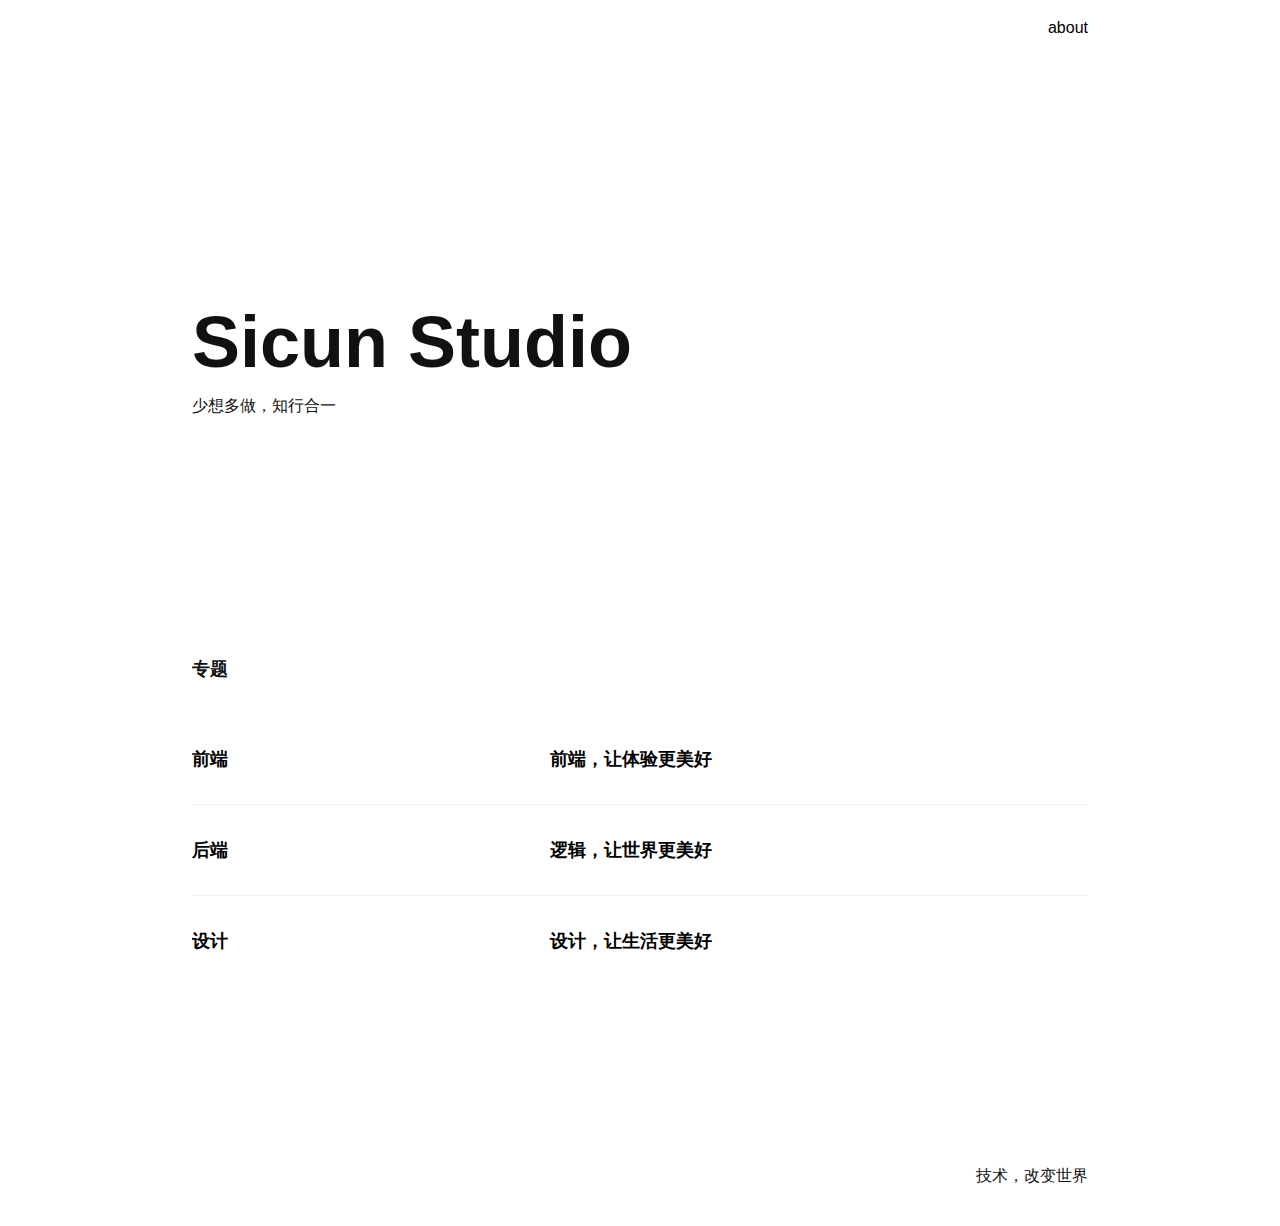
<file: index.html>
<!DOCTYPE html>
<html>
    <head>
        <meta charset="utf8">
        <title>思存知识库</title>
        <meta name="viewport" content="width=device-width, initial-scale=1.0">
        <link rel="stylesheet" href="./css/reset.css">
        <link rel="stylesheet" href="./css/index.css">
    </head>
<body>
    <header>
      <ul>
        <li class="animate"><a href="#">about</a></li>
      </ul>
    </header>
    <article>
        <section>
            <h1 class="animate">Sicun Studio </h1>
            <p class="animate">少想多做，知行合一</p> 
        </section>
        <section class="content animate">
            <h3>专题</h3>
            <ul>
                <a href="./fe.html"><li><span>前端</span><p>前端，让体验更美好</p></li></a>
                <a href="./rd.html"><li><span>后端</span><p>逻辑，让世界更美好</p></li></a>
                <a href="./ui.html"><li><span>设计</span><p>设计，让生活更美好</p></li> </a>
            </ul>
        </section>
    </article>
    <footer>
        <p>技术，改变世界</p>
    </footer>
    <script>
      (function(i,s,o,g,r,a,m){i['GoogleAnalyticsObject']=r;i[r]=i[r]||function(){
      (i[r].q=i[r].q||[]).push(arguments)},i[r].l=1*new Date();a=s.createElement(o),
      m=s.getElementsByTagName(o)[0];a.async=1;a.src=g;m.parentNode.insertBefore(a,m)
      })(window,document,'script','//www.google-analytics.com/analytics.js','ga');

      ga('create', 'UA-65548205-1', 'auto');
      ga('send', 'pageview');

    </script>
</body>
</html>
</file>
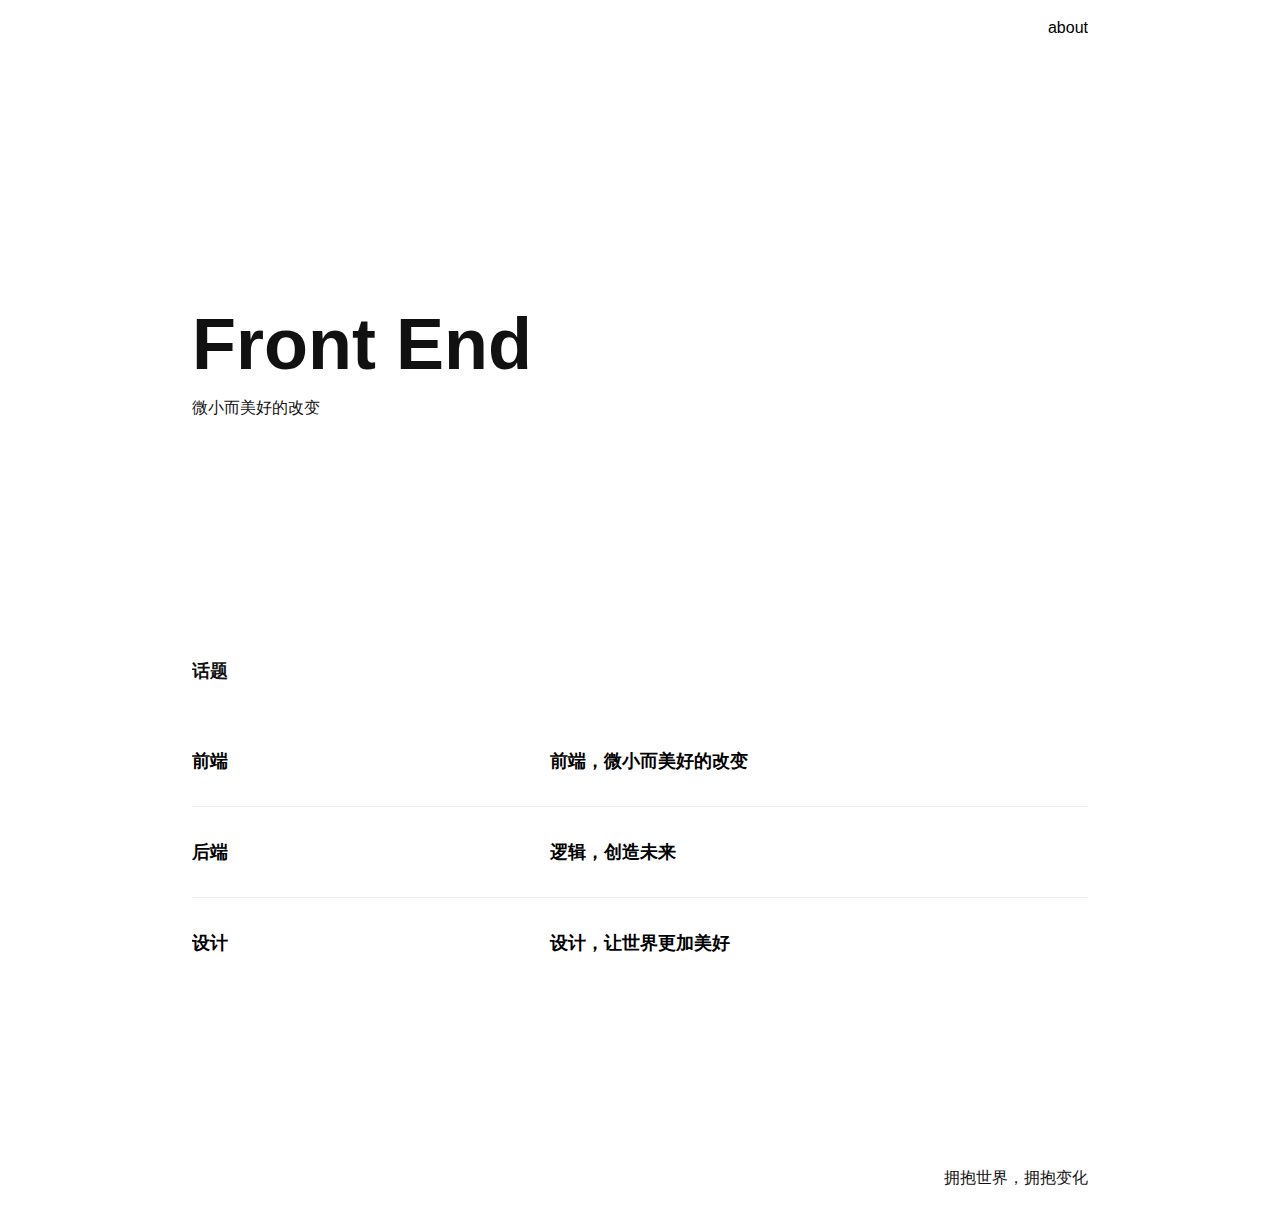
<file: fe/index.html>
<!DOCTYPE html>
<html>
    <head>
        <meta charset="utf8">
        <title>思存知识库-fe</title>
        <meta name="viewport" content="width=device-width, initial-scale=1.0">
        <link rel="stylesheet" href="../css/reset.css">
        <link rel="stylesheet" href="../css/common.css">
    </head>
<body>
    <header>
      <ul>
        <li class="animate"><a href="#">about</a></li>
      </ul>
    </header>
    <article>
        <section>
            <h1 class="animate">Front End</h1>
            <p class="animate">微小而美好的改变</p> 
        </section>
        <section class="content animate">
            <h3>话题</h3>
            <ul>
                <a href="./fe"><li><span>前端</span><p>前端，微小而美好的改变</p></li></a>
                <a href="./rd"><li><span>后端</span><p>逻辑，创造未来</p></li></a>
                <a href="./ui"><li><span>设计</span><p>设计，让世界更加美好</p></li> </a>
            </ul>
        </section>
    </article>
    <footer>
        <p>拥抱世界，拥抱变化</p>
    </footer>
    <script>
      (function(i,s,o,g,r,a,m){i['GoogleAnalyticsObject']=r;i[r]=i[r]||function(){
      (i[r].q=i[r].q||[]).push(arguments)},i[r].l=1*new Date();a=s.createElement(o),
      m=s.getElementsByTagName(o)[0];a.async=1;a.src=g;m.parentNode.insertBefore(a,m)
      })(window,document,'script','//www.google-analytics.com/analytics.js','ga');

      ga('create', 'UA-65548205-1', 'auto');
      ga('send', 'pageview');

    </script>
</body>
</html>
</file>
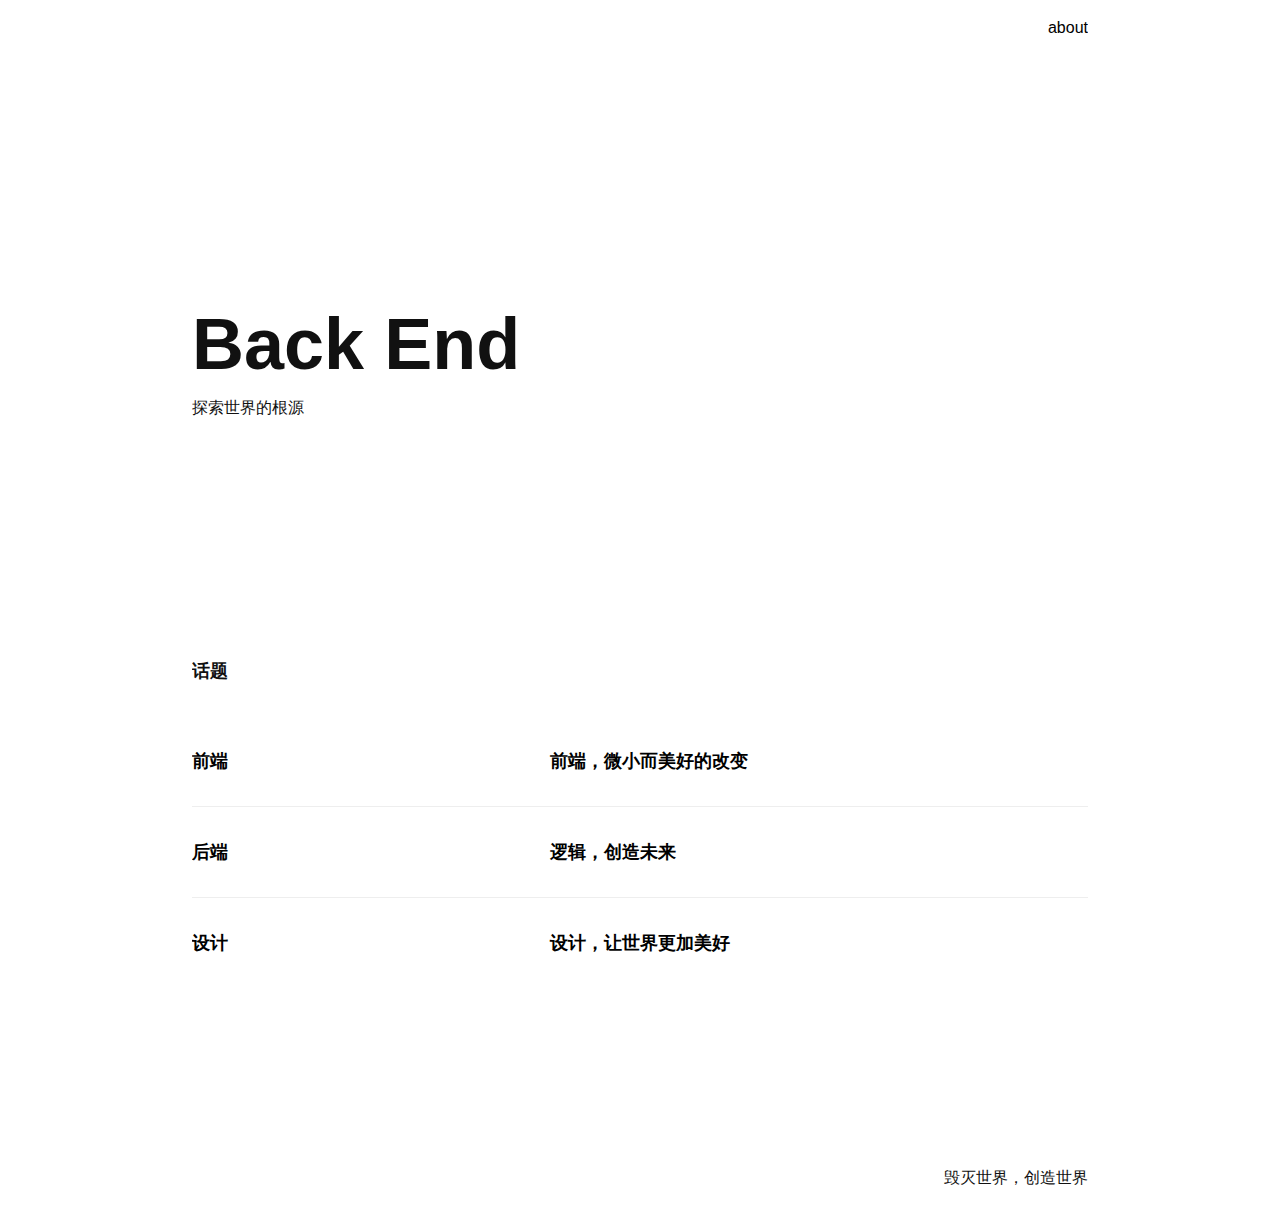
<file: rd/index.html>
<!DOCTYPE html>
<html>
    <head>
        <meta charset="utf8">
        <title>思存知识库-rd</title>
        <meta name="viewport" content="width=device-width, initial-scale=1.0">
        <link rel="stylesheet" href="../css/reset.css">
        <link rel="stylesheet" href="../css/common.css">
    </head>
<body>
    <header>
      <ul>
        <li class="animate"><a href="#">about</a></li>
      </ul>
    </header>
    <article>
        <section>
            <h1 class="animate">Back End</h1>
            <p class="animate">探索世界的根源</p> 
        </section>
        <section class="content animate">
            <h3>话题</h3>
            <ul>
                <a href="./fe"><li><span>前端</span><p>前端，微小而美好的改变</p></li></a>
                <a href="./rd"><li><span>后端</span><p>逻辑，创造未来</p></li></a>
                <a href="./ui"><li><span>设计</span><p>设计，让世界更加美好</p></li> </a>
            </ul>
        </section>
    </article>
    <footer>
        <p>毁灭世界，创造世界</p>
    </footer>
    <script>
      (function(i,s,o,g,r,a,m){i['GoogleAnalyticsObject']=r;i[r]=i[r]||function(){
      (i[r].q=i[r].q||[]).push(arguments)},i[r].l=1*new Date();a=s.createElement(o),
      m=s.getElementsByTagName(o)[0];a.async=1;a.src=g;m.parentNode.insertBefore(a,m)
      })(window,document,'script','//www.google-analytics.com/analytics.js','ga');

      ga('create', 'UA-65548205-1', 'auto');
      ga('send', 'pageview');

    </script>
</body>
</html>
</file>
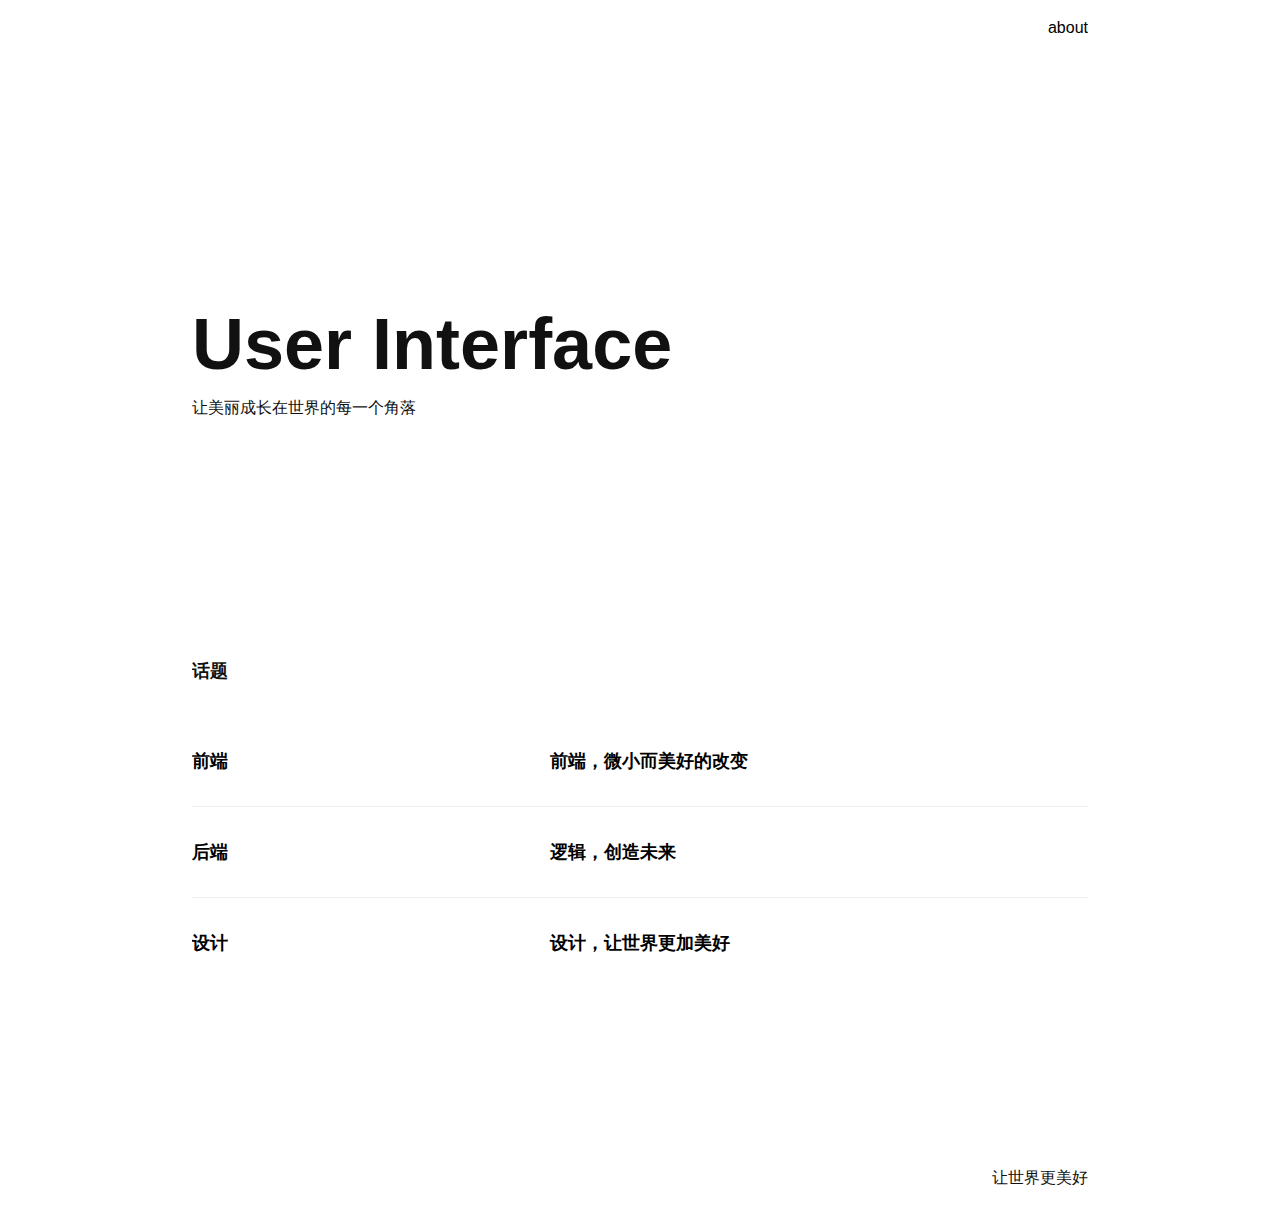
<file: ui/index.html>
<!DOCTYPE html>
<html>
    <head>
        <meta charset="utf8">
        <title>思存知识库-fe</title>
        <meta name="viewport" content="width=device-width, initial-scale=1.0">
        <link rel="stylesheet" href="../css/reset.css">
        <link rel="stylesheet" href="../css/common.css">
    </head>
<body>
    <header>
      <ul>
        <li class="animate"><a href="#">about</a></li>
      </ul>
    </header>
    <article>
        <section>
            <h1 class="animate">User Interface</h1>
            <p class="animate">让美丽成长在世界的每一个角落</p> 
        </section>
        <section class="content animate">
            <h3>话题</h3>
            <ul>
                <a href="./fe"><li><span>前端</span><p>前端，微小而美好的改变</p></li></a>
                <a href="./rd"><li><span>后端</span><p>逻辑，创造未来</p></li></a>
                <a href="./ui"><li><span>设计</span><p>设计，让世界更加美好</p></li> </a>
            </ul>
        </section>
    </article>
    <footer>
        <p>让世界更美好</p>
    </footer>
    <script>
      (function(i,s,o,g,r,a,m){i['GoogleAnalyticsObject']=r;i[r]=i[r]||function(){
      (i[r].q=i[r].q||[]).push(arguments)},i[r].l=1*new Date();a=s.createElement(o),
      m=s.getElementsByTagName(o)[0];a.async=1;a.src=g;m.parentNode.insertBefore(a,m)
      })(window,document,'script','//www.google-analytics.com/analytics.js','ga');

      ga('create', 'UA-65548205-1', 'auto');
      ga('send', 'pageview');

    </script>
</body>
</html>
</file>
<file: css/index.css>
html {
    text-rendering: optimizeLegibility!important;
    -webkit-font-smoothing: antialiased!important
}

html,body {
    background-color: #fff;
    color: #111;
    font-family: 'Helvetica Neue',Helvetica,Arial,sans-serif;
}

header {
    width: 70%;
    margin: 20px auto;
    overflow: hidden;
}

article {
    width: 70%;
    margin: 0 auto;
    position: relative;
    overflow: hidden;
}

h1 {
    width: 70%;
    margin-top: 250px;
    margin-bottom: 20px;
    font-weight: 600;
    font-size: 72px;
}

ul {
    list-style-type: none;
}

header ul {
    float: right;
}

header ul li {
    float: left;
    margin-left: 20px;
}

.content {
    margin: 210px auto 0;
    overflow: hidden;
}

.content h3 {
    width: 100%;
    line-height: 90px;
    font-weight: 600;
    font-size: 18px;
    text-align: left;
    text-decoration: none;
    color: #111;
}

.content a {
    display: block;
}

.content ul {
    width: 100%;
    overflow: hidden;
}

.content li {
    width: 100%;
    height: 90px;
    line-height: 90px;
    font-weight: 600;
    font-size: 18px;
    border-top: 1px solid #eee;
    border-bottom: 1px solid #eee;
    margin-top: -1px;
    margin-bottom: -1px;
}

.content span {
    float: left;
}

.content p {
    padding-left: 40%;
}

.animate {
    -webkit-animation-name: animate;
    animation-name: animate;
    -webkit-animation-duration: .9s;
    animation-duration: .9s;
    -webkit-animation-fill-mode: both;
    animation-fill-mode: both;
    -webkit-animation-delay: .9s;
    animation-delay: .9s;
}

.content ul:hover a {
    opacity: .2
}

.content ul:hover a:hover {
    opacity: 1
}

footer {
    width: 70%;
    margin: 140px auto 0 auto;
    text-align: right;
    height: 100px;
    line-height: 100px;
}

footer p {
    text-align: right;
}

a{cursor: pointer;}
a:link{color: #000;text-decoration: none;}
a:visited{color: #000;text-decoration: none;}
a:hover{color: #000;text-decoration: none;}
a:active{color: #000;text-decoration: none;}


footer{
    text-align: center;
}



@-webkit-keyframes animate {
    0% {
        opacity: 0;
        -webkit-transform: translateY(-40px)
    }

    100% {
        opacity: 1;
        -webkit-transform: translateY(0)
    }
}

@keyframes animate {
    0% {
        opacity: 0;
        transform: translateY(-40px)
    }

    100% {
        opacity: 1;
        transform: translateY(0)
    }
}
</file>
<file: css/common.css>
html {
    text-rendering: optimizeLegibility!important;
    -webkit-font-smoothing: antialiased!important
}

html,body {
    background-color: #fff;
    color: #111;
    font-family: 'Helvetica Neue',Helvetica,Arial,sans-serif;
}

header {
    width: 70%;
    margin: 20px auto;
    overflow: hidden;
}

article {
    width: 70%;
    margin: 0 auto;
    position: relative;
    overflow: hidden;
}

h1 {
    width: 70%;
    margin-top: 250px;
    margin-bottom: 20px;
    font-weight: 600;
    font-size: 72px;
}

ul {
    list-style-type: none;
}

header ul {
    float: right;
}

header ul li {
    float: left;
    padding-bottom: 2px;
    margin-left: 20px;
}

header li:hover {
    border-bottom: 1px solid #111;
}

.content {
    margin: 210px auto 0;
    overflow: hidden;
}

.content h3 {
    width: 100%;
    line-height: 90px;
    font-weight: 600;
    font-size: 18px;
    text-align: left;
    text-decoration: none;
    color: #111;
}

.content a {
    display: block;
}

.content ul {
    width: 100%;
    overflow: hidden;
}

.content li {
    width: 100%;
    height: 90px;
    line-height: 90px;
    font-weight: 600;
    font-size: 18px;
    border-top: 1px solid #eee;
    border-bottom: 1px solid #eee;
    margin-top: -1px;
    margin-bottom: -1px;
}

.content span {
    float: left;
}

.content p {
    padding-left: 40%;
}

.animate {
    -webkit-animation-name: animate;
    animation-name: animate;
    -webkit-animation-duration: .9s;
    animation-duration: .9s;
    -webkit-animation-fill-mode: both;
    animation-fill-mode: both;
    -webkit-animation-delay: .9s;
    animation-delay: .9s;
}

.content ul:hover a {
    opacity: .2
}

.content ul:hover a:hover {
    opacity: 1
}

footer {
    width: 70%;
    margin: 140px auto 0 auto;
    text-align: right;
    height: 100px;
    line-height: 100px;
}

footer p {
    text-align: right;
}

a{cursor: pointer;}
a:link{color: #000;text-decoration: none;}
a:visited{color: #000;text-decoration: none;}
a:hover{color: #000;text-decoration: none;}
a:active{color: #000;text-decoration: none;}


footer{
    text-align: center;
}



@-webkit-keyframes animate {
    0% {
        opacity: 0;
        -webkit-transform: translateY(-40px)
    }

    100% {
        opacity: 1;
        -webkit-transform: translateY(0)
    }
}

@keyframes animate {
    0% {
        opacity: 0;
        transform: translateY(-40px)
    }

    100% {
        opacity: 1;
        transform: translateY(0)
    }
}
</file>
